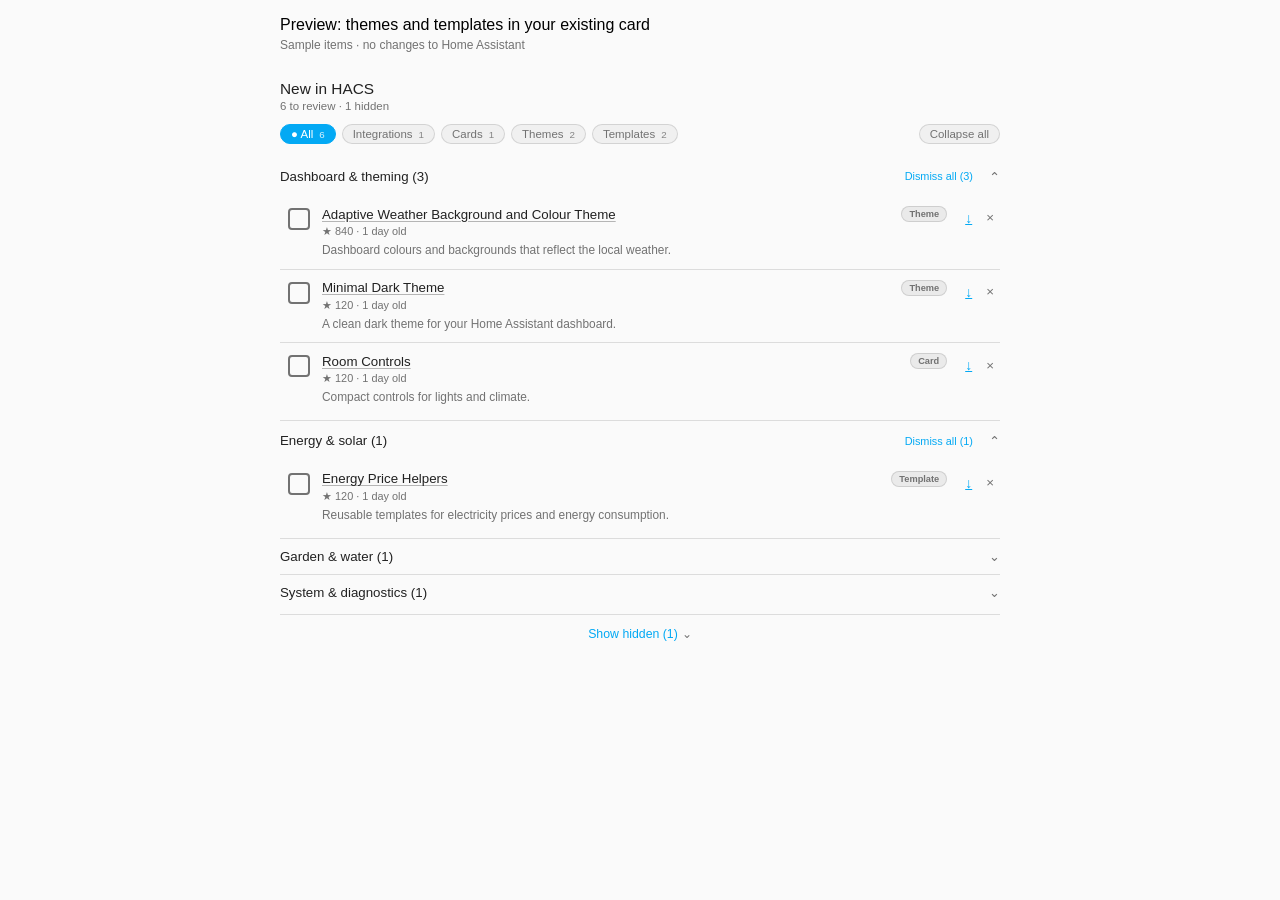
<file: docs/specs/themes-templates-preview/index.html>
<!doctype html><html lang="en"><meta charset="utf-8"><meta name="viewport" content="width=device-width, initial-scale=1"><title>Theme and template review preview</title><style>
body {margin:0;padding:16px;box-sizing:border-box;background:#fafafa;font:14px Arial,sans-serif;--primary-color:#03a9f4;--primary-text-color:#212121;--secondary-text-color:#727272;--divider-color:rgba(0,0,0,.12)} main {max-width:720px;margin:auto} ha-card {display:block;background:white;border:1px solid #ddd;border-radius:12px;box-shadow:0 2px 4px #0001} ha-icon {display:inline-block;width:18px;height:18px;text-align:center} .note {color:#727272;font-size:12px;margin:0 0 12px} h1{font-size:16px;font-weight:500;margin:0 0 4px}
</style><main><h1>Preview: themes and templates in your existing card</h1><p class="note">Sample items · no changes to Home Assistant</p><hacs-new-items-card></hacs-new-items-card></main><script src="card.js"></script><script>
customElements.define('ha-icon',class extends HTMLElement {connectedCallback(){this.textContent=({'mdi:download':'↓','mdi:close':'×','mdi:chevron-down':'⌄','mdi:check':'✓'})[this.getAttribute('icon')]||'';}});
const item=(name,kind,category,description,stars=120)=>({name,kind,category,description,stars,age_days:1,full_name:'sample/'+name.toLowerCase().replaceAll(' ','-'),repository:'https://github.com/sample/'+name.toLowerCase().replaceAll(' ','-')});
const items=[item('Minimal Dark Theme','theme','Dashboard & theming','A clean dark theme for your Home Assistant dashboard.'),item('Adaptive Weather Background and Colour Theme','theme','Dashboard & theming','Dashboard colours and backgrounds that reflect the local weather.',840),item('Room Controls','card','Dashboard & theming','Compact controls for lights and climate.'),item('Energy Price Helpers','template','Energy & solar','Reusable templates for electricity prices and energy consumption.'),item('Entity Availability Helpers','template','System & diagnostics','Reusable templates for checking which entities are available.'),item('Garden Controller','integration','Garden & water','Control garden irrigation and monitor soil moisture.')];
const card=document.querySelector('hacs-new-items-card');card.setConfig({}); card.hass={states:{'sensor.hacs_new_items':{state:String(items.length),attributes:{items,hidden_count:1,hidden:[{name:'Regional Electricity Templates',kind:'template',full_name:'sample/regional-electricity',reason:'Matched Sweden in description'}]}}},callService:async()=>{}};
card._expanded={'Dashboard & theming':true,'Energy & solar':true};card._renderDynamic();
</script></html>
</file>
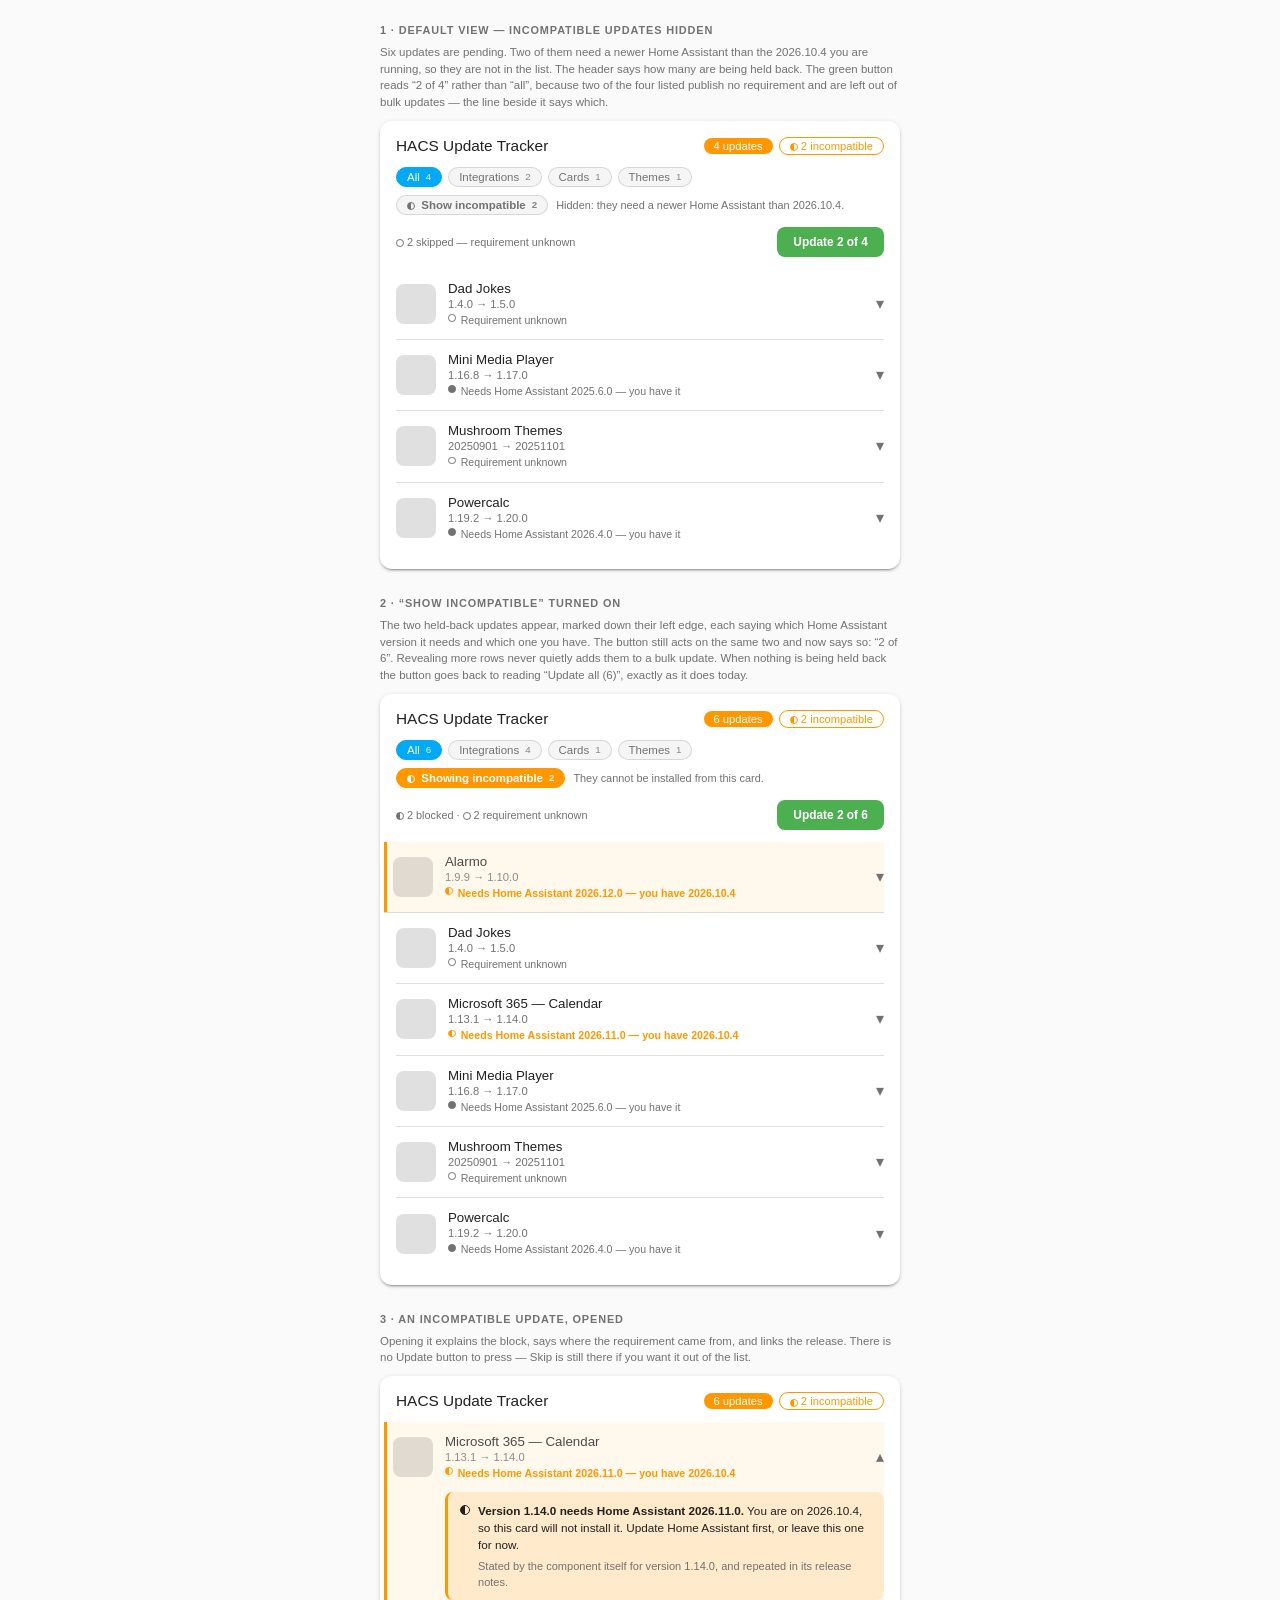
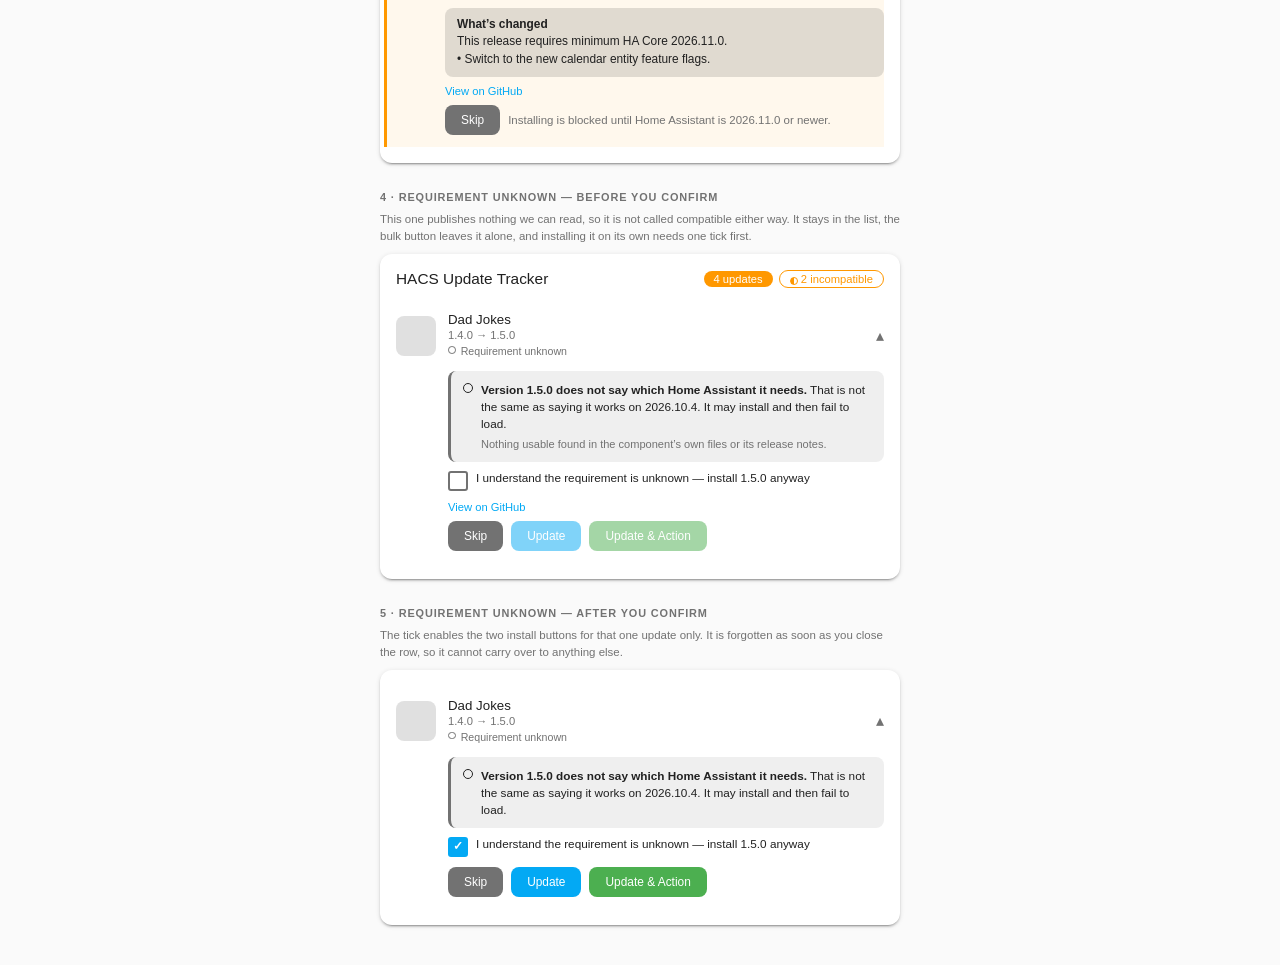
<file: docs/specs/update-compatibility-preview/index.html>
<!DOCTYPE html>
<html lang="en">
<head>
<meta charset="utf-8" />
<meta name="viewport" content="width=device-width, initial-scale=1" />
<title>Design preview — Home Assistant compatibility filter</title>
<link rel="stylesheet" href="styles.css" />
</head>
<body>
<div class="page">

  <!-- ============================================================= 1 -->
  <div class="preview-label">1 · Default view — incompatible updates hidden</div>
  <p class="preview-note">Six updates are pending. Two of them need a newer Home
  Assistant than the 2026.10.4 you are running, so they are not in the list.
  The header says how many are being held back. The green button reads
  &ldquo;2 of 4&rdquo; rather than &ldquo;all&rdquo;, because two of the four
  listed publish no requirement and are left out of bulk updates &mdash; the
  line beside it says which.</p>

  <div class="uat">
    <div class="ha-card">
      <div class="header">
        <span class="title">HACS Update Tracker</span>
        <span class="header-badges">
          <span class="badge pending">4 updates</span>
          <span class="badge blocked"><span class="glyph blocked"></span> 2 incompatible</span>
        </span>
      </div>

      <div class="filters">
        <button class="chip active">All <span class="chip-count">4</span></button>
        <button class="chip">Integrations <span class="chip-count">2</span></button>
        <button class="chip">Cards <span class="chip-count">1</span></button>
        <button class="chip">Themes <span class="chip-count">1</span></button>
      </div>

      <div class="compat-bar">
        <button class="chip compat-chip"><span class="glyph blocked"></span> Show incompatible <span class="chip-count">2</span></button>
        <span class="compat-hint">Hidden: they need a newer Home Assistant than 2026.10.4.</span>
      </div>

      <div class="update-all-bar">
        <span class="compat-hint" style="margin-right:auto;"><span class="glyph unknown"></span> 2 skipped &mdash; requirement unknown</span>
        <button class="btn btn-update-all">Update 2 of 4</button>
      </div>

      <div class="items">
        <div class="item">
          <div class="item-header">
            <span class="entity-pic"></span>
            <div class="item-info">
              <div class="item-name">Dad Jokes</div>
              <div class="item-version">1.4.0 &rarr; 1.5.0</div>
              <div class="compat-line unknown"><span class="glyph unknown"></span> Requirement unknown</div>
            </div>
            <span class="ha-icon expand-icon">&#9662;</span>
          </div>
        </div>

        <div class="item">
          <div class="item-header">
            <span class="entity-pic"></span>
            <div class="item-info">
              <div class="item-name">Mini Media Player</div>
              <div class="item-version">1.16.8 &rarr; 1.17.0</div>
              <div class="compat-line ok"><span class="glyph met"></span> Needs Home Assistant 2025.6.0 &mdash; you have it</div>
            </div>
            <span class="ha-icon expand-icon">&#9662;</span>
          </div>
        </div>

        <div class="item">
          <div class="item-header">
            <span class="entity-pic"></span>
            <div class="item-info">
              <div class="item-name">Mushroom Themes</div>
              <div class="item-version">20250901 &rarr; 20251101</div>
              <div class="compat-line unknown"><span class="glyph unknown"></span> Requirement unknown</div>
            </div>
            <span class="ha-icon expand-icon">&#9662;</span>
          </div>
        </div>

        <div class="item">
          <div class="item-header">
            <span class="entity-pic"></span>
            <div class="item-info">
              <div class="item-name">Powercalc</div>
              <div class="item-version">1.19.2 &rarr; 1.20.0</div>
              <div class="compat-line ok"><span class="glyph met"></span> Needs Home Assistant 2026.4.0 &mdash; you have it</div>
            </div>
            <span class="ha-icon expand-icon">&#9662;</span>
          </div>
        </div>
      </div>
    </div>
  </div>

  <!-- ============================================================= 2 -->
  <div class="preview-label">2 &middot; &ldquo;Show incompatible&rdquo; turned on</div>
  <p class="preview-note">The two held-back updates appear, marked down their
  left edge, each saying which Home Assistant version it needs and which one you
  have. The button still acts on the same two and now says so: &ldquo;2 of
  6&rdquo;. Revealing more rows never quietly adds them to a bulk update.
  When nothing is being held back the button goes back to reading
  &ldquo;Update all (6)&rdquo;, exactly as it does today.</p>

  <div class="uat">
    <div class="ha-card">
      <div class="header">
        <span class="title">HACS Update Tracker</span>
        <span class="header-badges">
          <span class="badge pending">6 updates</span>
          <span class="badge blocked"><span class="glyph blocked"></span> 2 incompatible</span>
        </span>
      </div>

      <div class="filters">
        <button class="chip active">All <span class="chip-count">6</span></button>
        <button class="chip">Integrations <span class="chip-count">4</span></button>
        <button class="chip">Cards <span class="chip-count">1</span></button>
        <button class="chip">Themes <span class="chip-count">1</span></button>
      </div>

      <div class="compat-bar">
        <button class="chip compat-chip active"><span class="glyph blocked"></span> Showing incompatible <span class="chip-count">2</span></button>
        <span class="compat-hint">They cannot be installed from this card.</span>
      </div>

      <div class="update-all-bar">
        <span class="compat-hint" style="margin-right:auto;"><span class="glyph blocked"></span> 2 blocked &middot; <span class="glyph unknown"></span> 2 requirement unknown</span>
        <button class="btn btn-update-all">Update 2 of 6</button>
      </div>

      <div class="items">
        <div class="item blocked">
          <div class="item-header">
            <span class="entity-pic"></span>
            <div class="item-info">
              <div class="item-name">Alarmo</div>
              <div class="item-version">1.9.9 &rarr; 1.10.0</div>
              <div class="compat-line blocked"><span class="glyph blocked"></span> Needs Home Assistant 2026.12.0 &mdash; you have 2026.10.4</div>
            </div>
            <span class="ha-icon expand-icon">&#9662;</span>
          </div>
        </div>

        <div class="item">
          <div class="item-header">
            <span class="entity-pic"></span>
            <div class="item-info">
              <div class="item-name">Dad Jokes</div>
              <div class="item-version">1.4.0 &rarr; 1.5.0</div>
              <div class="compat-line unknown"><span class="glyph unknown"></span> Requirement unknown</div>
            </div>
            <span class="ha-icon expand-icon">&#9662;</span>
          </div>
        </div>

        <div class="item">
          <div class="item-header">
            <span class="entity-pic"></span>
            <div class="item-info">
              <div class="item-name">Microsoft 365 &mdash; Calendar</div>
              <div class="item-version">1.13.1 &rarr; 1.14.0</div>
              <div class="compat-line blocked"><span class="glyph blocked"></span> Needs Home Assistant 2026.11.0 &mdash; you have 2026.10.4</div>
            </div>
            <span class="ha-icon expand-icon">&#9662;</span>
          </div>
        </div>

        <div class="item">
          <div class="item-header">
            <span class="entity-pic"></span>
            <div class="item-info">
              <div class="item-name">Mini Media Player</div>
              <div class="item-version">1.16.8 &rarr; 1.17.0</div>
              <div class="compat-line ok"><span class="glyph met"></span> Needs Home Assistant 2025.6.0 &mdash; you have it</div>
            </div>
            <span class="ha-icon expand-icon">&#9662;</span>
          </div>
        </div>

        <div class="item">
          <div class="item-header">
            <span class="entity-pic"></span>
            <div class="item-info">
              <div class="item-name">Mushroom Themes</div>
              <div class="item-version">20250901 &rarr; 20251101</div>
              <div class="compat-line unknown"><span class="glyph unknown"></span> Requirement unknown</div>
            </div>
            <span class="ha-icon expand-icon">&#9662;</span>
          </div>
        </div>

        <div class="item">
          <div class="item-header">
            <span class="entity-pic"></span>
            <div class="item-info">
              <div class="item-name">Powercalc</div>
              <div class="item-version">1.19.2 &rarr; 1.20.0</div>
              <div class="compat-line ok"><span class="glyph met"></span> Needs Home Assistant 2026.4.0 &mdash; you have it</div>
            </div>
            <span class="ha-icon expand-icon">&#9662;</span>
          </div>
        </div>
      </div>
    </div>
  </div>

  <!-- ============================================================= 3 -->
  <div class="preview-label">3 &middot; An incompatible update, opened</div>
  <p class="preview-note">Opening it explains the block, says where the
  requirement came from, and links the release. There is no Update button to
  press &mdash; Skip is still there if you want it out of the list.</p>

  <div class="uat">
    <div class="ha-card">
      <div class="header">
        <span class="title">HACS Update Tracker</span>
        <span class="header-badges">
          <span class="badge pending">6 updates</span>
          <span class="badge blocked"><span class="glyph blocked"></span> 2 incompatible</span>
        </span>
      </div>

      <div class="items">
        <div class="item blocked">
          <div class="item-header">
            <span class="entity-pic"></span>
            <div class="item-info">
              <div class="item-name">Microsoft 365 &mdash; Calendar</div>
              <div class="item-version">1.13.1 &rarr; 1.14.0</div>
              <div class="compat-line blocked"><span class="glyph blocked"></span> Needs Home Assistant 2026.11.0 &mdash; you have 2026.10.4</div>
            </div>
            <span class="ha-icon expand-icon">&#9652;</span>
          </div>

          <div class="compat-warn">
            <span class="glyph blocked"></span>
            <span class="warn-body">
              <strong>Version 1.14.0 needs Home Assistant 2026.11.0.</strong>
              You are on 2026.10.4, so this card will not install it. Update Home
              Assistant first, or leave this one for now.
              <span class="warn-why">Stated by the component itself for version 1.14.0, and repeated in its release notes.</span>
            </span>
          </div>

          <div class="notes">
            <div class="notes-content">
              <strong>What&rsquo;s changed</strong><br />
              This release requires minimum HA Core 2026.11.0.<br />
              &bull; Switch to the new calendar entity feature flags.
            </div>
          </div>

          <div class="release-link"><a href="#">View on GitHub</a></div>

          <div class="actions">
            <button class="btn btn-skip">Skip</button>
            <span class="blocked-why">Installing is blocked until Home Assistant is 2026.11.0 or newer.</span>
          </div>
        </div>
      </div>
    </div>
  </div>

  <!-- ============================================================= 4 -->
  <div class="preview-label">4 &middot; Requirement unknown &mdash; before you confirm</div>
  <p class="preview-note">This one publishes nothing we can read, so it is not
  called compatible either way. It stays in the list, the bulk button leaves it
  alone, and installing it on its own needs one tick first.</p>

  <div class="uat">
    <div class="ha-card">
      <div class="header">
        <span class="title">HACS Update Tracker</span>
        <span class="header-badges">
          <span class="badge pending">4 updates</span>
          <span class="badge blocked"><span class="glyph blocked"></span> 2 incompatible</span>
        </span>
      </div>

      <div class="items">
        <div class="item">
          <div class="item-header">
            <span class="entity-pic"></span>
            <div class="item-info">
              <div class="item-name">Dad Jokes</div>
              <div class="item-version">1.4.0 &rarr; 1.5.0</div>
              <div class="compat-line unknown"><span class="glyph unknown"></span> Requirement unknown</div>
            </div>
            <span class="ha-icon expand-icon">&#9652;</span>
          </div>

          <div class="compat-warn unknown">
            <span class="glyph unknown"></span>
            <span class="warn-body">
              <strong>Version 1.5.0 does not say which Home Assistant it needs.</strong>
              That is not the same as saying it works on 2026.10.4. It may install
              and then fail to load.
              <span class="warn-why">Nothing usable found in the component&rsquo;s own files or its release notes.</span>
            </span>
          </div>

          <div class="compat-ack">
            <span class="box"></span>
            <span>I understand the requirement is unknown &mdash; install 1.5.0 anyway</span>
          </div>

          <div class="release-link"><a href="#">View on GitHub</a></div>

          <div class="actions">
            <button class="btn btn-skip">Skip</button>
            <button class="btn btn-update" disabled>Update</button>
            <button class="btn btn-action" disabled>Update &amp; Action</button>
          </div>
        </div>
      </div>
    </div>
  </div>

  <!-- ============================================================= 5 -->
  <div class="preview-label">5 &middot; Requirement unknown &mdash; after you confirm</div>
  <p class="preview-note">The tick enables the two install buttons for that one
  update only. It is forgotten as soon as you close the row, so it cannot carry
  over to anything else.</p>

  <div class="uat">
    <div class="ha-card">
      <div class="items">
        <div class="item">
          <div class="item-header">
            <span class="entity-pic"></span>
            <div class="item-info">
              <div class="item-name">Dad Jokes</div>
              <div class="item-version">1.4.0 &rarr; 1.5.0</div>
              <div class="compat-line unknown"><span class="glyph unknown"></span> Requirement unknown</div>
            </div>
            <span class="ha-icon expand-icon">&#9652;</span>
          </div>

          <div class="compat-warn unknown">
            <span class="glyph unknown"></span>
            <span class="warn-body">
              <strong>Version 1.5.0 does not say which Home Assistant it needs.</strong>
              That is not the same as saying it works on 2026.10.4. It may install
              and then fail to load.
            </span>
          </div>

          <div class="compat-ack">
            <span class="box checked">&#10003;</span>
            <span>I understand the requirement is unknown &mdash; install 1.5.0 anyway</span>
          </div>

          <div class="actions">
            <button class="btn btn-skip">Skip</button>
            <button class="btn btn-update">Update</button>
            <button class="btn btn-action">Update &amp; Action</button>
          </div>
        </div>
      </div>
    </div>
  </div>

</div>
</body>
</html>
</file>
<file: docs/specs/update-compatibility-preview/styles.css>
/* Design preview stylesheet for the Home Assistant compatibility filter.
 *
 * Everything under "card styles" is copied verbatim from
 * UpdateActionTrackerCard._getStyles() in
 * custom_components/custom_component_monitor/www/update-action-tracker-card.js
 * (v1.18.0), with `:host` rewritten to `.uat` because this preview has no
 * shadow root. The block at the end is the NEW styling this change proposes.
 *
 * The page chrome mimics Home Assistant's own light theme variables so the
 * card reads the way it does on a real dashboard.
 */

:root {
  --primary-text-color: #212121;
  --secondary-text-color: #727272;
  --primary-color: #03a9f4;
  --divider-color: rgba(0, 0, 0, 0.12);
  --label-badge-green: #4caf50;
  --label-badge-yellow: #ff9800;
  --card-background-color: #fff;
  --primary-background-color: #fafafa;
  --ha-card-border-radius: 12px;
  --ha-card-box-shadow: 0 2px 2px 0 rgba(0, 0, 0, 0.14),
    0 1px 5px 0 rgba(0, 0, 0, 0.12), 0 3px 1px -2px rgba(0, 0, 0, 0.2);
}

body {
  margin: 0;
  padding: 24px 16px 40px;
  background: var(--primary-background-color);
  color: var(--primary-text-color);
  font-family: Roboto, "Helvetica Neue", Arial, sans-serif;
  font-size: 14px;
}

.page {
  max-width: 520px;
  margin: 0 auto;
}

.preview-label {
  font-size: 0.78em;
  font-weight: 700;
  letter-spacing: 0.08em;
  text-transform: uppercase;
  color: var(--secondary-text-color);
  margin: 28px 0 8px;
}

.preview-label:first-child { margin-top: 0; }

.preview-note {
  font-size: 0.82em;
  line-height: 1.45;
  color: var(--secondary-text-color);
  margin: 0 0 10px;
}

.ha-card {
  display: block;
  background: var(--card-background-color);
  border-radius: var(--ha-card-border-radius);
  box-shadow: var(--ha-card-box-shadow);
}

/* The mock has no custom elements, so ha-icon is drawn as a glyph box. */
.ha-icon {
  display: inline-flex;
  align-items: center;
  justify-content: center;
  font-style: normal;
  line-height: 1;
}

/* -- card styles (copied from the card) ---------------------------------- */

.uat {
  --uat-primary: var(--primary-text-color, #212121);
  --uat-secondary: var(--secondary-text-color, #727272);
  --uat-accent: var(--primary-color, #03a9f4);
  --uat-divider: var(--divider-color, rgba(0,0,0,0.12));
  --uat-green: var(--label-badge-green, #4caf50);
  --uat-orange: var(--label-badge-yellow, #ff9800);
}
.uat .ha-card { padding: 16px; }
.uat .header { display:flex; align-items:center; justify-content:space-between; margin-bottom:12px; }
.uat .title { font-size:1.1em; font-weight:500; color:var(--uat-primary); }
.uat .badge { font-size:0.8em; padding:2px 10px; border-radius:12px; font-weight:500; color:#fff; }
.uat .badge { background:var(--uat-secondary); }
.uat .badge.clean { background:var(--uat-green); }
.uat .badge.pending { background:var(--uat-orange); }
.uat .filters { display:flex; flex-wrap:wrap; gap:6px; margin-bottom:12px; }
.uat .chip { display:inline-flex; align-items:center; gap:6px; padding:3px 10px; border-radius:14px; cursor:pointer; font-size:0.82em; font-family:inherit; color:var(--uat-secondary); background:var(--uat-row-bg, rgba(127,127,127,0.08)); border:1px solid var(--divider-color, rgba(127,127,127,0.2)); }
.uat .chip.active { background:var(--primary-color, #03a9f4); color:#fff; border-color:var(--primary-color, #03a9f4); }
.uat .chip-count { font-size:0.85em; opacity:0.85; }
.uat .cat-filters { margin-top:-4px; }
.uat .cat-badges { display:flex; flex-wrap:wrap; gap:4px; justify-content:flex-start; align-items:center; margin-top:4px; }
.uat .cat-badge { font-size:0.66em; font-weight:600; padding:2px 7px; border-radius:10px; white-space:nowrap; color:var(--uat-secondary); background:var(--uat-row-bg, rgba(127,127,127,0.12)); border:1px solid var(--divider-color, rgba(127,127,127,0.28)); }
.uat .ai-summary { display:flex; align-items:flex-start; gap:6px; margin:0 0 8px 52px; font-size:0.85em; line-height:1.4; color:var(--uat-primary); font-style:italic; }
.uat .ai-summary .ha-icon { --mdc-icon-size:16px; color:var(--uat-accent); flex-shrink:0; margin-top:1px; }
.uat .empty { display:flex; align-items:center; gap:8px; padding:16px 0; color:var(--uat-secondary); font-style:italic; }
.uat .item { border-bottom:1px solid var(--uat-divider); }
.uat .item:last-child { border-bottom:none; }
.uat .item-header { display:flex; align-items:center; gap:12px; padding:12px 0; cursor:pointer; user-select:none; }
.uat .entity-pic { width:40px; height:40px; border-radius:8px; object-fit:contain; background:var(--uat-divider); flex-shrink:0; }
.uat .entity-icon { --mdc-icon-size:28px; color:var(--uat-secondary); flex-shrink:0; width:40px; display:flex; align-items:center; justify-content:center; font-size:24px; }
.uat .item-info { flex:1; min-width:0; }
.uat .item-name { font-size:0.95em; font-weight:500; color:var(--uat-primary); white-space:nowrap; overflow:hidden; text-overflow:ellipsis; }
.uat .item-version { font-size:0.8em; color:var(--uat-secondary); margin-top:2px; white-space:nowrap; overflow:hidden; text-overflow:ellipsis; }
.uat .expand-icon { --mdc-icon-size:20px; color:var(--uat-secondary); flex-shrink:0; font-size:16px; }
.uat .release-link { margin:0 0 8px 52px; font-size:0.8em; }
.uat .release-link a { color:var(--uat-accent); text-decoration:none; }
.uat .actions { display:flex; gap:8px; padding:0 0 12px; margin-left:52px; flex-wrap:wrap; }
.uat .btn { border:none; border-radius:8px; padding:8px 16px; font-size:0.85em; font-weight:500; cursor:pointer; color:#fff; font-family:inherit; }
.uat .btn:disabled { opacity:0.5; cursor:not-allowed; }
.uat .btn-skip { background:var(--uat-secondary); }
.uat .btn-update { background:var(--uat-accent); }
.uat .btn-action { background:var(--uat-green); }
.uat .update-all-bar { display:flex; justify-content:flex-end; gap:8px; margin-bottom:12px; align-items:center; flex-wrap:wrap; }
.uat .btn-update-all { background:var(--uat-green); font-weight:600; }
.uat .notes { padding:8px 12px; margin:0 0 8px 52px; background:var(--uat-divider); border-radius:8px; }
.uat .notes-content { font-size:0.85em; line-height:1.5; color:var(--uat-primary); }

/* -- NEW: Home Assistant compatibility ---------------------------------- *
 * Status is carried by a shape glyph plus words, never by colour alone
 * (house rule 9 — the owner is colour-blind). The glyphs match the rest of
 * the fleet: ● met, ◐ needs attention, ○ not known.
 */

/* The reveal chip sits on its own row under the type/category filters so it
   reads as a view switch rather than as another type of update. */
.uat .compat-bar { display:flex; align-items:center; gap:8px; flex-wrap:wrap; margin:-4px 0 12px; }
.uat .chip.compat-chip { font-weight:600; }
.uat .chip.compat-chip.active { background:var(--uat-orange); border-color:var(--uat-orange); color:#fff; }
.uat .compat-hint { font-size:0.78em; color:var(--uat-secondary); }

/* Header badge for the blocked count — outlined, so it never reads as a
   second "N updates" pill. */
.uat .badge.blocked { background:transparent; color:var(--uat-orange); border:1px solid var(--uat-orange); }
.uat .header-badges { display:flex; align-items:center; gap:6px; flex-wrap:wrap; justify-content:flex-end; }

/* The per-row requirement line, directly under the version line.
 *
 * EVERY row carries one of the three states — ● met, ◐ blocked, ○ unknown.
 * A row with no line at all would make silence mean "compatible", which is
 * the one thing the brief says must never happen: an update whose requirement
 * we could not read must not be indistinguishable from one we checked and
 * cleared. So "met" is stated out loud rather than implied by absence.
 */
/* Unlike the name and version lines above it, this one WRAPS rather than
   ellipsising: "Needs Home Assistant 2026.11.0 — you have 2026.10…" cut off at
   380px would hide the number the whole warning exists to show. */
.uat .compat-line { display:flex; align-items:flex-start; gap:5px; font-size:0.76em; line-height:1.35; margin-top:3px; white-space:normal; }

/* The three state marks are DRAWN, not typed.
 *
 * ● ◐ ○ as text characters depend on a font the client happens to have, and
 * the half-filled one is the weak link: measured in this preview's own render,
 * U+25D0 came out roughly a third the size of the other two and read as a
 * stray wedge rather than as a sibling shape. That destroys the single
 * distinction a colour-blind reader is meant to rely on (house rule 9).
 * A circle built from a border plus a background renders identically on
 * every platform, at exactly the same size in all three states.
 */
.uat .glyph { display:inline-block; width:0.72em; height:0.72em; box-sizing:border-box; border:1.5px solid currentColor; border-radius:50%; flex-shrink:0; position:relative; top:0.14em; }
.uat .glyph.met { background:currentColor; }
.uat .glyph.blocked { background:linear-gradient(to right, currentColor 50%, transparent 50%); }
.uat .glyph.unknown { background:transparent; }
.uat .compat-line.blocked { color:var(--uat-orange); font-weight:600; }
.uat .compat-line.unknown { color:var(--uat-secondary); }
.uat .compat-line.ok { color:var(--uat-secondary); }

/* A revealed, blocked row is dimmed and marked down its leading edge, so it
   is distinguishable from an installable row without relying on hue. */
.uat .item.blocked { background:rgba(255,152,0,0.07); box-shadow:inset 3px 0 0 0 var(--uat-orange); padding-left:9px; margin-left:-12px; }
.uat .item.blocked .item-name, .uat .item.blocked .item-version { opacity:0.8; }

/* The expanded warning panel. Indented to 52px like the notes and actions. */
.uat .compat-warn { display:flex; gap:8px; margin:0 0 8px 52px; padding:10px 12px; border-radius:8px; font-size:0.84em; line-height:1.45; background:rgba(255,152,0,0.14); border-left:3px solid var(--uat-orange); color:var(--uat-primary); }
.uat .compat-warn.unknown { background:rgba(127,127,127,0.12); border-left-color:var(--uat-secondary); }
.uat .compat-warn .glyph { width:0.85em; height:0.85em; top:0.22em; }
.uat .compat-warn strong { font-weight:600; }
.uat .compat-warn a { color:var(--uat-accent); }
.uat .compat-warn .warn-body { min-width:0; }
.uat .compat-warn .warn-why { display:block; margin-top:4px; color:var(--uat-secondary); font-size:0.94em; }

/* The acknowledgement for an unknown requirement. */
.uat .compat-ack { display:flex; align-items:flex-start; gap:8px; margin:0 0 10px 52px; font-size:0.84em; line-height:1.4; color:var(--uat-primary); }
.uat .compat-ack .box { display:inline-block; width:16px; height:16px; border:2px solid var(--uat-secondary); border-radius:3px; flex-shrink:0; margin-top:1px; }
.uat .compat-ack .box.checked { border-color:var(--uat-accent); background:var(--uat-accent); color:#fff; text-align:center; line-height:14px; font-size:12px; font-weight:700; }

/* A blocked row's Update buttons are replaced by a plain explanation, so
   there is no disabled button to click at and wonder about. */
.uat .actions .blocked-why { font-size:0.82em; color:var(--uat-secondary); align-self:center; }
</file>
